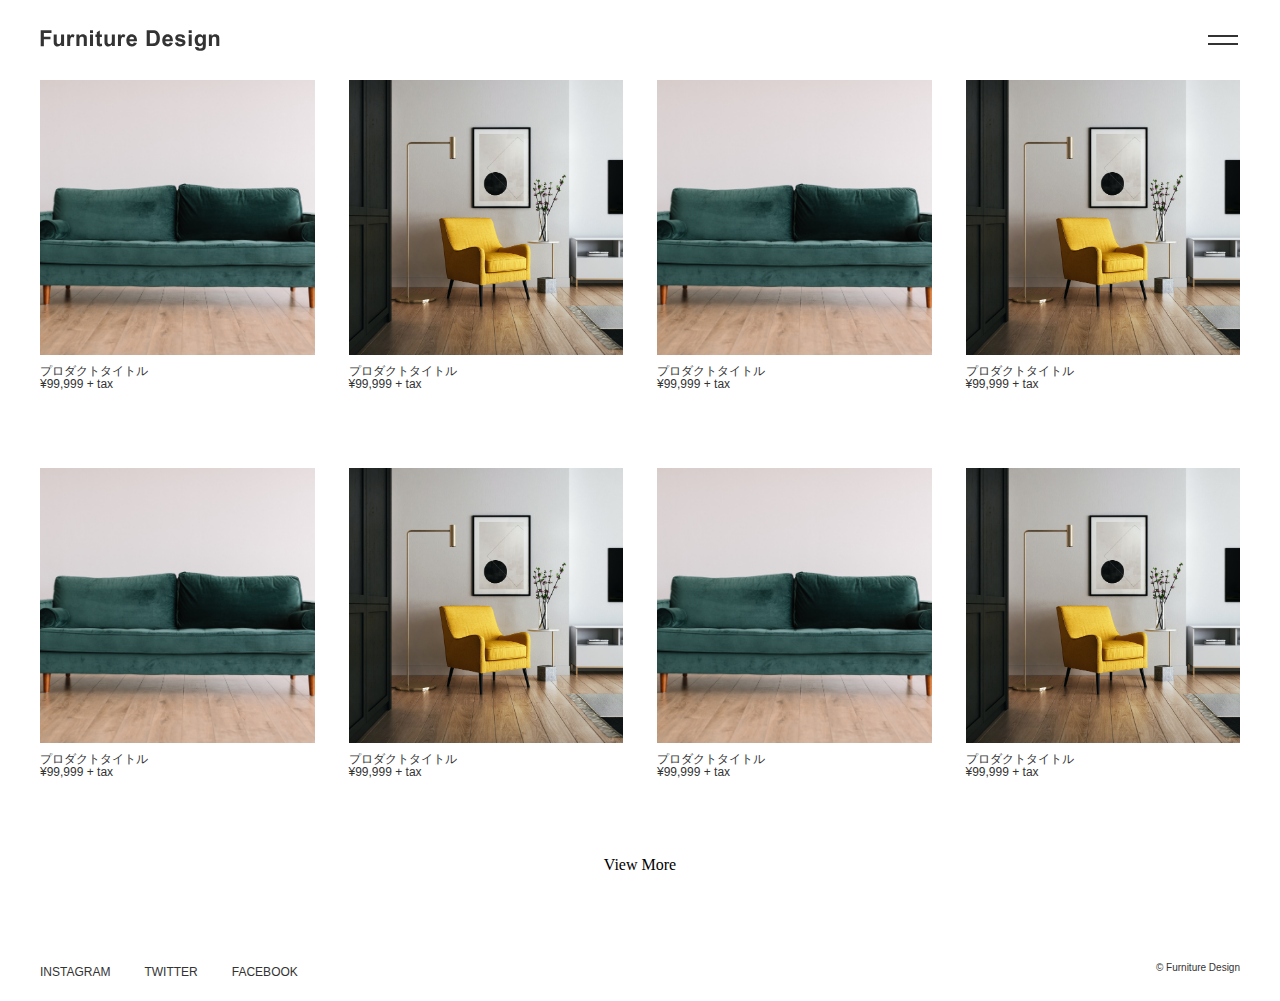
<file: index.html>
<!DOCTYPE html>
  <html lang="ja">
<head>
  <meta charset="UTF-8">
  <meta name="viewport" content="width=device-width, initial-scale=1.0">
  <title>Furniture Design A</title>
  <link rel="stylesheet"  href="css/destyle.css">
  <link rel="stylesheet"  href="css/style.css">
  <link rel="shortcut icon"  href="img/favicon.ico">
  </head>
<body>
  <header>
    <div class="header_title_btn">
      <div class="header_title">
        <h1>
          <a href="index.html"><img src="img/logo.svg" alt="タイトルのロゴ画像" class="header_title_img"></a>
        </h1>
      </div>
      <div class="hamburger-menu">
        <span></span>
        <span></span>
      </div>
    </div>
    <nav id="hamburger-navigation">
      <ul>
        <li><a href="product_1.html" class="hamburger-menu-section">PRODUCTS</a></li>
        <li><a href="about.html" class="hamburger-menu-section">ABOUT</a></li>
        <li><a href="company.html" class="hamburger-menu-section">COMPANY</a></li>
        <li><a href="mailto:abcde@fgh.ijk" class="hamburger-menu-section">CONTACT</a></li>
      </ul>
    </nav>
  </header>
  <main>
    <div class="container figure-font">
      <figure>
        <a href="product_detail_1.html">
          <img src="img/phillip-goldsberry-fZuleEfeA1Q-unsplash.jpg" alt="写真1" class="top-picture">
          <figcaption>プロダクトタイトル<br>¥99,999 + tax</figcaption>
        </a>
      </figure>
      <figure>
        <a href="product_detail_2.html">
          <img src="img/kam-idris-_HqHX3LBN18-unsplash.jpg" alt="写真2" class="top-picture">
          <figcaption>プロダクトタイトル<br>¥99,999 + tax</figcaption>
        </a>
      </figure>
      <figure>
        <a href="product_detail_1.html">
          <img src="img/phillip-goldsberry-fZuleEfeA1Q-unsplash.jpg" alt="写真1" class="top-picture">
          <figcaption>プロダクトタイトル<br>¥99,999 + tax</figcaption>
        </a>
      </figure>
      <figure>
        <a href="product_detail_2.html">
          <img src="img/kam-idris-_HqHX3LBN18-unsplash.jpg" alt="写真2" class="top-picture">
          <figcaption>プロダクトタイトル<br>¥99,999 + tax</figcaption>
        </a>
      </figure>
      <figure>
        <a href="product_detail_1.html">
          <img src="img/phillip-goldsberry-fZuleEfeA1Q-unsplash.jpg" alt="写真1" class="top-picture">
          <figcaption>プロダクトタイトル<br>¥99,999 + tax</figcaption>
        </a>
      </figure>
      <figure>
        <a href="product_detail_2.html">
          <img src="img/kam-idris-_HqHX3LBN18-unsplash.jpg" alt="写真2" class="top-picture">
          <figcaption>プロダクトタイトル<br>¥99,999 + tax</figcaption>
        </a>
      </figure>
      <figure>
        <a href="product_detail_1.html">
          <img src="img/phillip-goldsberry-fZuleEfeA1Q-unsplash.jpg" alt="写真1" class="top-picture">
          <figcaption>プロダクトタイトル<br>¥99,999 + tax</figcaption>
        </a>
      </figure>
      <figure>
        <a href="product_detail_2.html">
          <img src="img/kam-idris-_HqHX3LBN18-unsplash.jpg" alt="写真2" class="top-picture">
          <figcaption>プロダクトタイトル<br>¥99,999 + tax</figcaption>
        </a>
      </figure>
    </div>
    <div class="viewmore-link"><a href="product_1.html">View More</a></div>
  </main>
  <footer>
    <div class="footer-flex">
      <div class="footer-navi">
        <ul>
          <li><a href="https://www.instagram.com/" target="_blank" rel="noreferrer noopener">INSTAGRAM</a></li>
          <li><a href="https://twitter.com/" target="_blank" rel="noreferrer noopener">TWITTER</a></li>
          <li><a href="https://www.facebook.com/" target="_blank" rel="noopener noopener">FACEBOOK</a></li>
        </ul>
      </div>
      <small>© Furniture Design</small>
    </div>
  </footer>
  <script src="js/main.js"></script>
</body>
</html>
</file>
<file: css/style.css>
@charset "UTF-8";
header {
  width: 100%;
  height: 80px;
  background-color: #fff;
  position: sticky;
  top: 0;
  left: 160px;
  z-index: 20;
}
@media (max-width: 900px) {
  header {
    left: 40px;
  }
}

.header_title_btn {
  display: flex;
  justify-content: space-between;
}

.header_title {
  margin-top: 30px;
}

.header_title_img {
  width: 180px;
}

.hamburger-menu {
  display: block;
  padding-right: 40px;
  margin-top: 35px;
  top: 0;
  right: 0;
  z-index: 30;
  cursor: pointer;
  transition: 0.4s;
  position: relative;
}
@media (max-width: 900px) {
  .hamburger-menu {
    padding-right: 42px;
  }
}

.hamburger-menu span {
  width: 30px;
  height: 2px;
  background: #333;
  position: absolute;
  left: 8px;
  transition: 0.4s ease-in-out;
}

/* 1本目の線の位置 */
.hamburger-menu span:nth-child(1) {
  top: 0px;
}

/* 2本目の線の位置 */
.hamburger-menu span:nth-child(2) {
  top: 8px;
}

#hamburger-navigation {
  width: 100%;
  height: 100vh;
  background-color: #333;
  color: #fff;
  z-index: 20;
  position: fixed;
  top: 0;
  left: 0;
  opacity: 1;
  transition: opacity 0s ease, visibility 0s ease;
  visibility: hidden;
}

/* 1本目の線を-45度回転 */
.hamburger-menu.active span:nth-child(1) {
  top: 5px;
  background: #fff;
  transform: rotate(-45deg);
}

/* 2本目の線を-45度回転 */
.hamburger-menu.active span:nth-child(2) {
  top: 5px;
  background: #fff;
  transform: rotate(45deg);
}

#hamburger-navigation.active {
  opacity: 0.9;
  visibility: visible;
}

.hamburger-menu-section {
  display: block;
  opacity: 0;
}

.hamburger-menu-section.active {
  opacity: 1;
  position: relative;
  top: 40px;
  margin-bottom: 18px;
  font-size: 14px;
  transform: translateX(50px);
  transition: opacity 1s, transform 0.5s;
}

.main_title_products {
  margin-top: 40px;
  margin-bottom: 30px;
  font-family: Arial;
  font-weight: normal;
  font-size: 14px;
  color: #333;
}

.container {
  display: grid;
  grid-template-columns: 1fr 1fr 1fr 1fr;
  grid-template-rows: 1fr 1fr;
  -moz-column-gap: 34px;
       column-gap: 34px;
  row-gap: 76px;
}
@media (max-width: 900px) {
  .container {
    grid-template-columns: 1fr 1fr;
    grid-template-rows: 1fr 1fr 1fr 1fr;
  }
}

.products_container_1 {
  display: grid;
  grid-template-columns: 1fr 1fr 1fr 1fr;
  grid-template-rows: 1fr 1fr 1fr;
  -moz-column-gap: 34px;
       column-gap: 34px;
  row-gap: 76px;
}
@media (max-width: 900px) {
  .products_container_1 {
    grid-template-columns: 1fr 1fr;
    grid-template-rows: 1fr 1fr 1fr 1fr;
  }
}

.products_container_2 {
  display: grid;
  grid-template-columns: 1fr 1fr 1fr 1fr;
  -moz-column-gap: 34px;
       column-gap: 34px;
}
@media (max-width: 900px) {
  .products_container_2 {
    grid-template-columns: 1fr 1fr;
    grid-template-rows: 1fr 1fr 1fr 1fr;
  }
}

.figure-font figcaption {
  font-family: Arial;
  font-weight: normal;
  font-size: 12px;
  text-align: center;
  color: #333;
  text-align: left;
  margin-top: 10px;
}

.top-picture {
  max-width: 294px;
  width: 100%;
  height: auto;
  -o-object-fit: cover;
     object-fit: cover;
  aspect-ratio: 1;
}
@media (max-width: 900px) {
  .top-picture {
    max-width: 100%;
  }
}

.viewmore-link {
  padding-top: 76px;
  padding-bottom: 126px;
  text-align: center;
}

.page_number_link {
  font-family: Arial;
  font-weight: normal;
  font-size: 14px;
  text-align: center;
  color: #333;
  padding-top: 40px;
  padding-bottom: 126px;
}

.page_number_link ul {
  display: flex;
  flex-wrap: nowrap;
  justify-content: center;
  text-align: center;
}

.page_number_link li {
  display: inline;
  margin-right: 20px;
  margin-left: 20px;
}

.pagination-container {
  width: 0;
}

.footer-flex {
  display: flex;
  justify-content: space-between;
  position: absolute;
  width: 100%;
  right: 0;
  left: 0;
  bottom: 0;
  max-width: 1360px;
  margin: 0 auto;
  padding-bottom: 20px;
  padding-left: 40px;
  padding-right: 40px;
}
@media (max-width: 900px) {
  .footer-flex {
    display: block;
  }
}

.footer-navi li {
  display: inline;
  margin-right: 30px;
  font-family: Arial;
  font-weight: normal;
  font-size: 12px;
  color: #333;
}

footer small {
  font-family: Arial;
  font-weight: normal;
  font-size: 10px;
  color: #333;
}

.product_detail_contents {
  display: flex;
  justify-content: space-between;
  max-width: 800px;
}
@media (max-width: 900px) {
  .product_detail_contents {
    display: block;
  }
}

.product_picture img {
  max-width: 400px;
  max-height: 400px;
  width: 100%;
  height: 100%;
  -o-object-fit: cover;
     object-fit: cover;
  aspect-ratio: 1;
}
@media (max-width: 900px) {
  .product_picture img {
    max-width: 100%;
    margin-bottom: 30px;
  }
}

.product_explain_1 {
  font-family: Arial;
  font-weight: normal;
  font-size: 14px;
  text-align: left;
  color: #333;
  line-height: 1.5;
  margin-bottom: 30px;
}

@media (max-width: 900px) {
  .product_explain_1 br {
    display: none;
  }
}

.product_explain_2 {
  font-family: Arial;
  font-weight: normal;
  font-size: 14px;
  text-align: left;
  color: #333;
  line-height: 1.5;
  margin-bottom: 30px;
}

@media (max-width: 900px) {
  .product_explain_2 br {
    display: none;
  }
}

.product_price {
  font-family: Arial;
  font-weight: normal;
  font-size: 12px;
  color: #333;
  margin-bottom: 30px;
}

.product_specific {
  display: flex;
}

.product_specific_title {
  font-family: Arial;
  font-weight: normal;
  font-size: 12px;
  color: #333;
  margin-right: 28px;
}

.product_specific_detail {
  font-family: Arial;
  font-weight: normal;
  font-size: 12px;
  color: #333;
}

.back_to_products {
  font-family: Arial;
  font-weight: normal;
  font-size: 12px;
  text-align: center;
  color: #333;
  margin-top: 60px;
  margin-bottom: 126px;
}

.main_title_about {
  font-family: Arial;
  font-weight: normal;
  font-size: 14px;
  color: #333;
  margin-top: 30px;
  margin-bottom: 30px;
}

.about_explain_1 {
  font-family: Arial;
  font-weight: normal;
  font-size: 14px;
  line-height: 26px;
  color: #333;
  margin-bottom: 30px;
}

.about_explain_2 {
  font-family: Arial;
  font-weight: normal;
  font-size: 14px;
  line-height: 26px;
  color: #333;
}
@media (max-width: 900px) {
  .about_explain_2 {
    margin-bottom: 140px;
  }
}

.main_title_company {
  font-family: Arial;
  font-weight: normal;
  font-size: 14px;
  color: #333;
  margin-top: 30px;
  margin-bottom: 30px;
}

.company_contents {
  display: flex;
  margin-left: 10px;
  font-family: Arial;
  font-weight: normal;
  font-size: 14px;
  line-height: 21px;
  color: #333;
}
@media (max-width: 900px) {
  .company_contents {
    display: block;
  }
}

.company_contents_line {
  width: 100%;
  max-width: 600px;
  height: 0px;
  background: transparent;
  border: 1px solid #dcdbdb;
  margin-top: 20px;
  margin-bottom: 20px;
}

.company_contents_title_a {
  margin-right: 152px;
}

.company_contents_title_b {
  margin-right: 138px;
}

.company_contents_title_c {
  margin-right: 124px;
}

.company_map {
  margin-top: 40px;
  padding-top: 40px;
  padding-bottom: 126px;
  position: relative;
  max-width: 600px;
  height: 0;
  padding-top: 25%;
}

.company_map iframe {
  -moz-filter: grayscale(100%);
  -ms-filter: grayscale(100%);
  -o-filter: grayscale(100%);
  filter: grayscale(100%);
  position: absolute;
  top: 0;
  left: 0;
  width: 100%;
  height: 300px;
}

body {
  max-width: 1360px;
  margin: 0 auto;
  padding-left: 40px;
  padding-right: 40px;
  min-height: 100vh;
  position: relative;
}/*# sourceMappingURL=style.css.map */
</file>
<file: css/destyle.css>
/*! destyle.css v4.0.0 | MIT License | https://github.com/nicolas-cusan/destyle.css */

/* Reset box-model and set borders */
/* ============================================ */

*,
::before,
::after {
  box-sizing: border-box;
  border-style: solid;
  border-width: 0;
}

/* Document */
/* ============================================ */

/**
 * 1. Correct the line height in all browsers.
 * 2. Prevent adjustments of font size after orientation changes in iOS.
 * 3. Remove gray overlay on links for iOS.
 */

html {
  line-height: 1.15; /* 1 */
  -webkit-text-size-adjust: 100%; /* 2 */
  -webkit-tap-highlight-color: transparent; /* 3*/
}

/* Sections */
/* ============================================ */

/**
 * Remove the margin in all browsers.
 */

body {
  margin: 0;
}

/**
 * Render the `main` element consistently in IE.
 */

main {
  display: block;
}

/* Vertical rhythm */
/* ============================================ */

p,
table,
blockquote,
address,
pre,
iframe,
form,
figure,
dl {
  margin: 0;
}

/* Headings */
/* ============================================ */

h1,
h2,
h3,
h4,
h5,
h6 {
  font-size: inherit;
  font-weight: inherit;
  margin: 0;
}

/* Lists (enumeration) */
/* ============================================ */

ul,
ol {
  margin: 0;
  padding: 0;
  list-style: none;
}

/* Lists (definition) */
/* ============================================ */

dt {
  font-weight: bold;
}

dd {
  margin-left: 0;
}

/* Grouping content */
/* ============================================ */

/**
 * 1. Add the correct box sizing in Firefox.
 * 2. Show the overflow in Edge and IE.
 */

hr {
  box-sizing: content-box; /* 1 */
  height: 0; /* 1 */
  overflow: visible; /* 2 */
  border-top-width: 1px;
  margin: 0;
  clear: both;
  color: inherit;
}

/**
 * 1. Correct the inheritance and scaling of font size in all browsers.
 * 2. Correct the odd `em` font sizing in all browsers.
 */

pre {
  font-family: monospace, monospace; /* 1 */
  font-size: inherit; /* 2 */
}

address {
  font-style: inherit;
}

/* Text-level semantics */
/* ============================================ */

/**
 * Remove the gray background on active links in IE 10.
 */

a {
  background-color: transparent;
  text-decoration: none;
  color: inherit;
}

/**
 * 1. Remove the bottom border in Chrome 57-
 * 2. Add the correct text decoration in Chrome, Edge, IE, Opera, and Safari.
 */

abbr[title] {
  text-decoration: underline dotted; /* 2 */
}

/**
 * Add the correct font weight in Chrome, Edge, and Safari.
 */

b,
strong {
  font-weight: bolder;
}

/**
 * 1. Correct the inheritance and scaling of font size in all browsers.
 * 2. Correct the odd `em` font sizing in all browsers.
 */

code,
kbd,
samp {
  font-family: monospace, monospace; /* 1 */
  font-size: inherit; /* 2 */
}

/**
 * Add the correct font size in all browsers.
 */

small {
  font-size: 80%;
}

/**
 * Prevent `sub` and `sup` elements from affecting the line height in
 * all browsers.
 */

sub,
sup {
  font-size: 75%;
  line-height: 0;
  position: relative;
  vertical-align: baseline;
}

sub {
  bottom: -0.25em;
}

sup {
  top: -0.5em;
}

/* Replaced content */
/* ============================================ */

/**
 * Prevent vertical alignment issues.
 */

svg,
img,
embed,
object,
iframe {
  vertical-align: bottom;
}

/* Forms */
/* ============================================ */

/**
 * Reset form fields to make them styleable.
 * 1. Make form elements stylable across systems iOS especially.
 * 2. Inherit text-transform from parent.
 */

button,
input,
optgroup,
select,
textarea {
  -webkit-appearance: none; /* 1 */
  appearance: none;
  vertical-align: middle;
  color: inherit;
  font: inherit;
  background: transparent;
  padding: 0;
  margin: 0;
  border-radius: 0;
  text-align: inherit;
  text-transform: inherit; /* 2 */
}

/**
 * Correct cursors for clickable elements.
 */

button,
[type="button"],
[type="reset"],
[type="submit"] {
  cursor: pointer;
}

button:disabled,
[type="button"]:disabled,
[type="reset"]:disabled,
[type="submit"]:disabled {
  cursor: default;
}

/**
 * Improve outlines for Firefox and unify style with input elements & buttons.
 */

:-moz-focusring {
  outline: auto;
}

select:disabled {
  opacity: inherit;
}

/**
 * Remove padding
 */

option {
  padding: 0;
}

/**
 * Reset to invisible
 */

fieldset {
  margin: 0;
  padding: 0;
  min-width: 0;
}

legend {
  padding: 0;
}

/**
 * Add the correct vertical alignment in Chrome, Firefox, and Opera.
 */

progress {
  vertical-align: baseline;
}

/**
 * Remove the default vertical scrollbar in IE 10+.
 */

textarea {
  overflow: auto;
}

/**
 * Correct the cursor style of increment and decrement buttons in Chrome.
 */

[type="number"]::-webkit-inner-spin-button,
[type="number"]::-webkit-outer-spin-button {
  height: auto;
}

/**
 * Correct the outline style in Safari.
 */

[type="search"] {
  outline-offset: -2px; /* 1 */
}

/**
 * Remove the inner padding in Chrome and Safari on macOS.
 */

[type="search"]::-webkit-search-decoration {
  -webkit-appearance: none;
}

/**
 * 1. Correct the inability to style clickable types in iOS and Safari.
 * 2. Fix font inheritance.
 */

::-webkit-file-upload-button {
  -webkit-appearance: button; /* 1 */
  font: inherit; /* 2 */
}

/**
 * Fix appearance for Firefox
 */
[type="number"] {
  -moz-appearance: textfield;
}

/**
 * Clickable labels
 */

label[for] {
  cursor: pointer;
}

/* Interactive */
/* ============================================ */

/*
 * Add the correct display in Edge, IE 10+, and Firefox.
 */

details {
  display: block;
}

/*
 * Add the correct display in all browsers.
 */

summary {
  display: list-item;
}

/*
 * Remove outline for editable content.
 */

[contenteditable]:focus {
  outline: auto;
}

/* Tables */
/* ============================================ */

/**
1. Correct table border color inheritance in all Chrome and Safari.
*/

table {
  border-color: inherit; /* 1 */
  border-collapse: collapse;
}

caption {
  text-align: left;
}

td,
th {
  vertical-align: top;
  padding: 0;
}

th {
  text-align: left;
  font-weight: bold;
}
</file>
